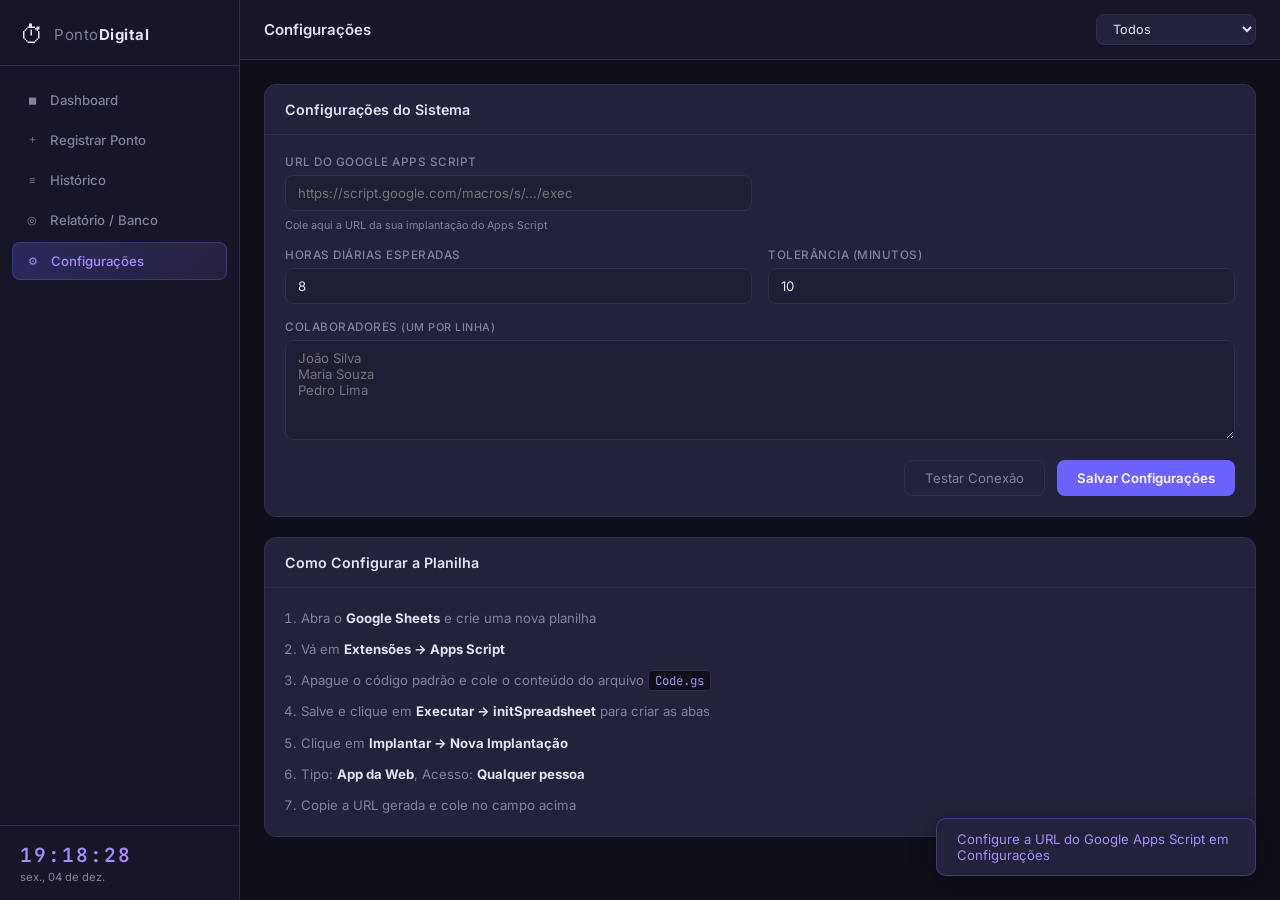
<file: index.html>
<!DOCTYPE html>
<html lang="pt-BR">
<head>
<meta charset="UTF-8"/>
<meta name="viewport" content="width=device-width, initial-scale=1.0"/>
<title>Ponto Digital — Controle de Horas</title>
<link rel="preconnect" href="https://fonts.googleapis.com"/>
<link href="https://fonts.googleapis.com/css2?family=Inter:wght@300;400;500;600;700&family=JetBrains+Mono:wght@400;600&display=swap" rel="stylesheet"/>
<style>
/* ── Reset & Base ──────────────────────────────────────── */
*, *::before, *::after { box-sizing: border-box; margin: 0; padding: 0; }

:root {
  --bg:       #0f0f1a;
  --bg2:      #161628;
  --bg3:      #1e1e35;
  --surface:  #22223a;
  --border:   #2e2e50;
  --accent:   #6c63ff;
  --accent2:  #a78bfa;
  --green:    #34d399;
  --red:      #f87171;
  --amber:    #fbbf24;
  --text:     #e2e2f0;
  --muted:    #8080a0;
  --sidebar-w: 240px;
  --top-h:    60px;
  --radius:   12px;
  --shadow:   0 4px 24px rgba(0,0,0,.35);
  --font:     'Inter', sans-serif;
  --mono:     'JetBrains Mono', monospace;
}

html { font-size: 15px; }

body {
  background: var(--bg);
  color: var(--text);
  font-family: var(--font);
  display: flex;
  min-height: 100vh;
  overflow-x: hidden;
}

/* ── Scrollbar ─────────────────────────────────────────── */
::-webkit-scrollbar { width: 6px; height: 6px; }
::-webkit-scrollbar-track { background: var(--bg2); }
::-webkit-scrollbar-thumb { background: var(--border); border-radius: 3px; }

/* ── Sidebar ───────────────────────────────────────────── */
.sidebar {
  width: var(--sidebar-w);
  background: var(--bg2);
  border-right: 1px solid var(--border);
  display: flex;
  flex-direction: column;
  position: fixed;
  height: 100vh;
  top: 0; left: 0;
  z-index: 100;
  transition: transform .3s ease;
}

.sidebar-brand {
  display: flex;
  align-items: center;
  gap: 10px;
  padding: 20px 20px 16px;
  border-bottom: 1px solid var(--border);
}
.brand-icon { font-size: 1.6rem; }
.brand-name { font-size: 1rem; color: var(--muted); letter-spacing: .5px; }
.brand-name strong { color: var(--text); }

.sidebar-nav {
  flex: 1;
  padding: 16px 12px;
  display: flex;
  flex-direction: column;
  gap: 4px;
  overflow-y: auto;
}

.nav-item {
  display: flex;
  align-items: center;
  gap: 10px;
  padding: 10px 12px;
  border-radius: 8px;
  color: var(--muted);
  text-decoration: none;
  font-size: .88rem;
  font-weight: 500;
  transition: all .2s;
}
.nav-item:hover { background: var(--bg3); color: var(--text); }
.nav-item.active {
  background: linear-gradient(135deg, rgba(108,99,255,.25), rgba(167,139,250,.1));
  color: var(--accent2);
  border: 1px solid rgba(108,99,255,.3);
}
.nav-icon { font-size: .7rem; width: 16px; text-align: center; }

.sidebar-footer {
  padding: 16px 20px;
  border-top: 1px solid var(--border);
  display: flex;
  flex-direction: column;
  gap: 2px;
}
.live-clock {
  font-family: var(--mono);
  font-size: 1.3rem;
  font-weight: 600;
  color: var(--accent2);
  letter-spacing: 2px;
}
.clock-date { font-size: .75rem; color: var(--muted); }

/* ── Main content ──────────────────────────────────────── */
.main-content {
  margin-left: var(--sidebar-w);
  flex: 1;
  display: flex;
  flex-direction: column;
  min-height: 100vh;
}

/* ── Topbar ────────────────────────────────────────────── */
.topbar {
  height: var(--top-h);
  background: var(--bg2);
  border-bottom: 1px solid var(--border);
  display: flex;
  align-items: center;
  padding: 0 24px;
  gap: 16px;
  position: sticky;
  top: 0;
  z-index: 50;
}
.topbar-title {
  font-size: 1rem;
  font-weight: 600;
  flex: 1;
}
.menu-toggle {
  display: none;
  background: none;
  border: none;
  color: var(--text);
  font-size: 1.3rem;
  cursor: pointer;
  padding: 4px;
}
.colaborador-select {
  background: var(--surface);
  border: 1px solid var(--border);
  color: var(--text);
  padding: 6px 12px;
  border-radius: 8px;
  font-size: .85rem;
  font-family: var(--font);
  cursor: pointer;
  min-width: 160px;
}
.colaborador-select:focus { outline: none; border-color: var(--accent); }

/* ── Views ─────────────────────────────────────────────── */
.view {
  display: none;
  padding: 24px;
  flex-direction: column;
  gap: 20px;
  flex: 1;
}
.view.active { display: flex; }

/* ── KPI Grid ──────────────────────────────────────────── */
.kpi-grid {
  display: grid;
  grid-template-columns: repeat(auto-fit, minmax(200px, 1fr));
  gap: 16px;
}
.kpi-grid.mini { grid-template-columns: repeat(auto-fit, minmax(160px, 1fr)); }

.kpi-card {
  background: var(--surface);
  border: 1px solid var(--border);
  border-radius: var(--radius);
  padding: 20px;
  position: relative;
  overflow: hidden;
  transition: transform .2s, box-shadow .2s;
}
.kpi-card:hover { transform: translateY(-2px); box-shadow: var(--shadow); }
.kpi-card.accent {
  background: linear-gradient(135deg, rgba(108,99,255,.2), rgba(167,139,250,.08));
  border-color: rgba(108,99,255,.4);
}
.kpi-card::before {
  content: '';
  position: absolute;
  top: 0; left: 0; right: 0;
  height: 3px;
  background: var(--border);
}
.kpi-card.accent::before { background: linear-gradient(90deg, var(--accent), var(--accent2)); }

.kpi-label { font-size: .75rem; color: var(--muted); text-transform: uppercase; letter-spacing: 1px; margin-bottom: 8px; }
.kpi-value { font-size: 1.8rem; font-weight: 700; font-family: var(--mono); margin-bottom: 4px; color: var(--text); }
.kpi-card.accent .kpi-value { color: var(--accent2); }
.kpi-sub { font-size: .78rem; color: var(--muted); }

/* ── Cards ─────────────────────────────────────────────── */
.card {
  background: var(--surface);
  border: 1px solid var(--border);
  border-radius: var(--radius);
  overflow: hidden;
}
.card-header {
  display: flex;
  align-items: center;
  justify-content: space-between;
  padding: 16px 20px;
  border-bottom: 1px solid var(--border);
}
.card-header h3 { font-size: .95rem; font-weight: 600; }
.card-hint { font-size: .78rem; color: var(--muted); }
.legend { display: flex; align-items: center; gap: 12px; font-size: .78rem; color: var(--muted); }
.legend-dot { width: 8px; height: 8px; border-radius: 50%; display: inline-block; margin-right: 4px; }
.legend-dot.pos { background: var(--green); }
.legend-dot.neg { background: var(--red); }

/* ── Bar Chart ─────────────────────────────────────────── */
.bar-chart {
  display: flex;
  align-items: flex-end;
  gap: 8px;
  padding: 20px;
  height: 160px;
}
.bar-wrap {
  display: flex;
  flex-direction: column;
  align-items: center;
  flex: 1;
  gap: 4px;
  height: 100%;
  justify-content: flex-end;
}
.bar {
  width: 100%;
  border-radius: 4px 4px 0 0;
  transition: height .5s cubic-bezier(.34,1.56,.64,1);
  position: relative;
  cursor: pointer;
  min-height: 4px;
}
.bar.pos { background: linear-gradient(180deg, var(--green), rgba(52,211,153,.4)); }
.bar.neg { background: linear-gradient(180deg, var(--red), rgba(248,113,113,.4)); }
.bar-label { font-size: .65rem; color: var(--muted); white-space: nowrap; }
.bar-val { font-size: .65rem; font-family: var(--mono); }
.bar.pos .bar-val { color: var(--green); }
.bar.neg .bar-val { color: var(--red); }

/* ── Quick Punch ───────────────────────────────────────── */
.quick-punch { padding: 20px; }
.punch-slots {
  display: flex;
  align-items: center;
  gap: 8px;
  flex-wrap: wrap;
  margin-bottom: 20px;
}
.punch-slot {
  flex: 1;
  min-width: 110px;
  background: var(--bg3);
  border: 1px solid var(--border);
  border-radius: 10px;
  padding: 14px;
  text-align: center;
  transition: all .2s;
}
.punch-slot.done {
  border-color: rgba(52,211,153,.4);
  background: rgba(52,211,153,.06);
}
.punch-slot.active-slot {
  border-color: var(--accent);
  box-shadow: 0 0 16px rgba(108,99,255,.25);
}
.slot-label { font-size: .72rem; color: var(--muted); margin-bottom: 6px; text-transform: uppercase; letter-spacing: .5px; }
.slot-time { font-family: var(--mono); font-size: 1.3rem; font-weight: 600; margin-bottom: 10px; color: var(--text); }
.punch-btn {
  background: var(--accent);
  border: none;
  color: #fff;
  font-size: .75rem;
  font-weight: 600;
  padding: 6px 14px;
  border-radius: 6px;
  cursor: pointer;
  font-family: var(--font);
  transition: opacity .2s, transform .1s;
  width: 100%;
}
.punch-btn:hover { opacity: .85; transform: scale(1.02); }
.punch-btn:disabled { opacity: .3; cursor: not-allowed; transform: none; }
.punch-arrow { color: var(--muted); font-size: 1.2rem; flex-shrink: 0; }

.progress-bar-wrap {
  height: 6px;
  background: var(--bg);
  border-radius: 3px;
  overflow: hidden;
  margin-bottom: 6px;
}
.progress-bar-fill {
  height: 100%;
  background: linear-gradient(90deg, var(--accent), var(--accent2));
  border-radius: 3px;
  transition: width .6s ease;
}
.progress-labels {
  display: flex;
  justify-content: space-between;
  font-size: .72rem;
  color: var(--muted);
}

/* ── Form ──────────────────────────────────────────────── */
.form-card { padding: 0; }
.form-card form { padding: 20px; display: flex; flex-direction: column; gap: 16px; }

.form-row {
  display: grid;
  grid-template-columns: 1fr 1fr;
  gap: 16px;
}
.form-row.four-col { grid-template-columns: repeat(4, 1fr); }

.form-group { display: flex; flex-direction: column; gap: 6px; }
.form-group label { font-size: .78rem; color: var(--muted); font-weight: 500; text-transform: uppercase; letter-spacing: .5px; }

input[type="text"],
input[type="date"],
input[type="time"],
input[type="url"],
input[type="number"],
input[type="month"],
select,
textarea {
  background: var(--bg3);
  border: 1px solid var(--border);
  color: var(--text);
  padding: 9px 12px;
  border-radius: 8px;
  font-family: var(--font);
  font-size: .88rem;
  transition: border-color .2s;
  width: 100%;
}
input:focus, select:focus, textarea:focus {
  outline: none;
  border-color: var(--accent);
  box-shadow: 0 0 0 3px rgba(108,99,255,.15);
}
textarea { resize: vertical; }

.field-hint { font-size: .72rem; color: var(--muted); margin-top: 2px; }

.preview-box {
  background: var(--bg);
  border: 1px solid var(--border);
  border-radius: 8px;
  padding: 12px;
  display: flex;
  flex-wrap: wrap;
  gap: 12px;
}
.preview-item { font-size: .82rem; color: var(--muted); }
.preview-item strong { color: var(--text); font-family: var(--mono); }
#prev-saldo-wrap.positive strong { color: var(--green); }
#prev-saldo-wrap.negative strong { color: var(--red); }

.preview-group { grid-column: 1 / -1; }

.form-actions {
  display: flex;
  justify-content: flex-end;
  gap: 12px;
  padding-top: 4px;
}

/* ── Buttons ───────────────────────────────────────────── */
.btn-primary {
  background: var(--accent);
  border: none;
  color: #fff;
  padding: 9px 20px;
  border-radius: 8px;
  font-size: .88rem;
  font-weight: 600;
  cursor: pointer;
  font-family: var(--font);
  transition: opacity .2s, transform .1s;
  white-space: nowrap;
}
.btn-primary:hover { opacity: .85; }
.btn-primary:active { transform: scale(.98); }
.btn-primary.sm { padding: 7px 14px; font-size: .8rem; }
.btn-primary:disabled { opacity: .4; cursor: not-allowed; }

.btn-ghost {
  background: transparent;
  border: 1px solid var(--border);
  color: var(--muted);
  padding: 9px 20px;
  border-radius: 8px;
  font-size: .88rem;
  cursor: pointer;
  font-family: var(--font);
  transition: all .2s;
  white-space: nowrap;
}
.btn-ghost:hover { border-color: var(--accent); color: var(--text); }
.btn-ghost.sm { padding: 7px 14px; font-size: .8rem; }

/* ── Filters bar ───────────────────────────────────────── */
.filters-bar {
  display: flex;
  align-items: center;
  gap: 10px;
  flex-wrap: wrap;
  background: var(--surface);
  border: 1px solid var(--border);
  border-radius: var(--radius);
  padding: 12px 16px;
}
.filter-label { font-size: .8rem; color: var(--muted); white-space: nowrap; }
.filter-input { max-width: 200px; }

/* ── Table ─────────────────────────────────────────────── */
.table-wrap { overflow-x: auto; }
.data-table {
  width: 100%;
  border-collapse: collapse;
  font-size: .83rem;
}
.data-table th {
  background: var(--bg3);
  padding: 10px 14px;
  text-align: left;
  font-weight: 600;
  font-size: .72rem;
  color: var(--muted);
  text-transform: uppercase;
  letter-spacing: .5px;
  white-space: nowrap;
}
.data-table td {
  padding: 10px 14px;
  border-bottom: 1px solid var(--border);
  color: var(--text);
  font-size: .83rem;
}
.data-table tr:last-child td { border-bottom: none; }
.data-table tr:hover td { background: rgba(255,255,255,.02); }
.data-table .empty-row { text-align: center; color: var(--muted); padding: 32px; }

.td-mono { font-family: var(--mono); }
.td-pos { color: var(--green); font-family: var(--mono); font-weight: 600; }
.td-neg { color: var(--red); font-family: var(--mono); font-weight: 600; }

/* Row actions */
.row-actions { display: flex; gap: 6px; }
.icon-btn {
  background: none;
  border: 1px solid var(--border);
  color: var(--muted);
  width: 28px; height: 28px;
  border-radius: 6px;
  cursor: pointer;
  font-size: .8rem;
  display: flex; align-items: center; justify-content: center;
  transition: all .2s;
}
.icon-btn:hover { border-color: var(--accent); color: var(--accent2); }
.icon-btn.del:hover { border-color: var(--red); color: var(--red); }

/* ── Badges ────────────────────────────────────────────── */
.badge {
  padding: 3px 10px;
  border-radius: 20px;
  font-size: .72rem;
  font-weight: 600;
  text-transform: uppercase;
  letter-spacing: .5px;
}
.badge.ok  { background: rgba(52,211,153,.15); color: var(--green); }
.badge.warn { background: rgba(251,191,36,.15); color: var(--amber); }
.badge.off  { background: rgba(128,128,160,.1);  color: var(--muted); }

/* ── Banco de horas por colaborador ──────────────────────── */
.banco-colab-grid {
  display: grid;
  grid-template-columns: repeat(auto-fit, minmax(220px, 1fr));
  gap: 16px;
  padding: 20px;
}
.banco-colab-card {
  background: var(--bg3);
  border: 1px solid var(--border);
  border-radius: 10px;
  padding: 16px;
}
.banco-colab-name { font-weight: 600; margin-bottom: 8px; }
.banco-colab-saldo { font-family: var(--mono); font-size: 1.4rem; font-weight: 700; }
.banco-colab-detail { font-size: .75rem; color: var(--muted); margin-top: 4px; }

/* ── Config ────────────────────────────────────────────── */
.config-status {
  padding: 10px;
  border-radius: 8px;
  font-size: .85rem;
  display: none;
}
.config-status.ok  { display: block; background: rgba(52,211,153,.1); color: var(--green); border: 1px solid rgba(52,211,153,.3); }
.config-status.err { display: block; background: rgba(248,113,113,.1); color: var(--red); border: 1px solid rgba(248,113,113,.3); }

.instructions-card ol.instructions {
  padding: 20px 20px 20px 36px;
  display: flex;
  flex-direction: column;
  gap: 10px;
  font-size: .88rem;
  line-height: 1.6;
  color: var(--muted);
}
.instructions li strong { color: var(--text); }
.instructions code {
  background: var(--bg);
  border: 1px solid var(--border);
  padding: 1px 6px;
  border-radius: 4px;
  font-family: var(--mono);
  font-size: .82rem;
  color: var(--accent2);
}

/* ── Toast ─────────────────────────────────────────────── */
.toast {
  position: fixed;
  bottom: 24px; right: 24px;
  background: var(--surface);
  border: 1px solid var(--border);
  padding: 12px 20px;
  border-radius: 10px;
  font-size: .88rem;
  box-shadow: var(--shadow);
  transform: translateY(80px);
  opacity: 0;
  transition: all .3s cubic-bezier(.34,1.56,.64,1);
  z-index: 200;
  max-width: 320px;
}
.toast.show { transform: translateY(0); opacity: 1; }
.toast.success { border-color: rgba(52,211,153,.4); color: var(--green); }
.toast.error   { border-color: rgba(248,113,113,.4); color: var(--red); }
.toast.info    { border-color: rgba(108,99,255,.4);  color: var(--accent2); }

/* ── Modal ─────────────────────────────────────────────── */
.modal-overlay {
  position: fixed; inset: 0;
  background: rgba(0,0,0,.6);
  backdrop-filter: blur(4px);
  display: flex; align-items: center; justify-content: center;
  z-index: 300;
}
.modal-overlay.hidden { display: none; }
.modal-box {
  background: var(--bg2);
  border: 1px solid var(--border);
  border-radius: var(--radius);
  padding: 24px;
  width: min(520px, 92vw);
  box-shadow: var(--shadow);
}
.modal-box h3 { margin-bottom: 20px; font-size: 1rem; }
.modal-footer { display: flex; justify-content: flex-end; gap: 12px; margin-top: 20px; }

/* ── Loading spinner ───────────────────────────────────── */
.spinner {
  display: inline-block;
  width: 14px; height: 14px;
  border: 2px solid rgba(255,255,255,.3);
  border-top-color: #fff;
  border-radius: 50%;
  animation: spin .6s linear infinite;
  vertical-align: middle;
  margin-right: 6px;
}
@keyframes spin { to { transform: rotate(360deg); } }

/* ── Responsive ────────────────────────────────────────── */
@media (max-width: 768px) {
  .sidebar { transform: translateX(-100%); }
  .sidebar.open { transform: translateX(0); }
  .main-content { margin-left: 0; }
  .menu-toggle { display: block; }
  .form-row { grid-template-columns: 1fr; }
  .form-row.four-col { grid-template-columns: 1fr 1fr; }
  .punch-slots { gap: 6px; }
  .punch-slot { min-width: 80px; }
  .view { padding: 16px; }
}

@media (max-width: 480px) {
  .kpi-value { font-size: 1.4rem; }
  .form-row.four-col { grid-template-columns: 1fr 1fr; }
  .filters-bar { flex-direction: column; align-items: stretch; }
  .filter-input { max-width: 100%; }
}

</style>
</head>
<body>

<!-- ── SIDEBAR ───────────────────────────────────────────── -->
<aside class="sidebar" id="sidebar">
  <div class="sidebar-brand">
    <span class="brand-icon">⏱</span>
    <span class="brand-name">Ponto<strong>Digital</strong></span>
  </div>
  <nav class="sidebar-nav">
    <a href="#" class="nav-item active" data-view="dashboard">
      <span class="nav-icon">◼</span> Dashboard
    </a>
    <a href="#" class="nav-item" data-view="registrar">
      <span class="nav-icon">＋</span> Registrar Ponto
    </a>
    <a href="#" class="nav-item" data-view="historico">
      <span class="nav-icon">≡</span> Histórico
    </a>
    <a href="#" class="nav-item" data-view="relatorio">
      <span class="nav-icon">◎</span> Relatório / Banco
    </a>
    <a href="#" class="nav-item" data-view="config">
      <span class="nav-icon">⚙</span> Configurações
    </a>
  </nav>
  <div class="sidebar-footer">
    <span id="clock-display" class="live-clock">--:--:--</span>
    <span class="clock-date" id="date-display"></span>
  </div>
</aside>

<!-- ── MAIN ──────────────────────────────────────────────── -->
<main class="main-content">

  <!-- Topbar -->
  <header class="topbar">
    <button class="menu-toggle" id="menuToggle">☰</button>
    <div class="topbar-title" id="topbar-title">Dashboard</div>
    <div class="topbar-actions">
      <select id="colaboradorSelect" class="colaborador-select">
        <option value="">Carregando...</option>
      </select>
    </div>
  </header>

  <!-- ╔══════════════════════════════╗ -->
  <!-- ║       VIEW: DASHBOARD        ║ -->
  <!-- ╚══════════════════════════════╝ -->
  <section class="view active" id="view-dashboard">

    <div class="kpi-grid">
      <div class="kpi-card accent">
        <div class="kpi-label">Saldo do Mês</div>
        <div class="kpi-value" id="kpi-saldo">+00:00</div>
        <div class="kpi-sub" id="kpi-saldo-sub">calculando...</div>
      </div>
      <div class="kpi-card">
        <div class="kpi-label">Dias Trabalhados</div>
        <div class="kpi-value" id="kpi-dias">0</div>
        <div class="kpi-sub" id="kpi-dias-sub">este mês</div>
      </div>
      <div class="kpi-card">
        <div class="kpi-label">Média Diária</div>
        <div class="kpi-value" id="kpi-media">00:00</div>
        <div class="kpi-sub">horas trabalhadas</div>
      </div>
      <div class="kpi-card">
        <div class="kpi-label">Hoje</div>
        <div class="kpi-value" id="kpi-hoje">--:--</div>
        <div class="kpi-sub" id="kpi-hoje-sub">sem registro</div>
      </div>
    </div>

    <!-- Mini gráfico de barras - últimos 10 dias -->
    <div class="card">
      <div class="card-header">
        <h3>Últimos 10 dias úteis</h3>
        <span class="legend">
          <span class="legend-dot pos"></span>Crédito
          <span class="legend-dot neg"></span>Débito
        </span>
      </div>
      <div class="bar-chart" id="barChart"></div>
    </div>

    <!-- Registro rápido do dia -->
    <div class="card">
      <div class="card-header">
        <h3>Ponto de Hoje</h3>
        <span id="today-badge" class="badge"></span>
      </div>
      <div class="quick-punch" id="quickPunch">
        <div class="punch-slots">
          <div class="punch-slot" id="slot-entrada">
            <div class="slot-label">Entrada</div>
            <div class="slot-time" id="val-entrada">--:--</div>
            <button class="punch-btn" onclick="baterPonto('Entrada')">Registrar</button>
          </div>
          <div class="punch-arrow">→</div>
          <div class="punch-slot" id="slot-saida-almoco">
            <div class="slot-label">Saída Almoço</div>
            <div class="slot-time" id="val-saida-almoco">--:--</div>
            <button class="punch-btn" onclick="baterPonto('SaidaAlmoco')">Registrar</button>
          </div>
          <div class="punch-arrow">→</div>
          <div class="punch-slot" id="slot-retorno-almoco">
            <div class="slot-label">Retorno</div>
            <div class="slot-time" id="val-retorno-almoco">--:--</div>
            <button class="punch-btn" onclick="baterPonto('RetornoAlmoco')">Registrar</button>
          </div>
          <div class="punch-arrow">→</div>
          <div class="punch-slot" id="slot-saida">
            <div class="slot-label">Saída</div>
            <div class="slot-time" id="val-saida">--:--</div>
            <button class="punch-btn" onclick="baterPonto('Saida')">Registrar</button>
          </div>
        </div>
        <div class="progress-bar-wrap">
          <div class="progress-bar-fill" id="dayProgress" style="width:0%"></div>
        </div>
        <div class="progress-labels">
          <span>00:00</span>
          <span id="progressLabel">0% do dia</span>
          <span id="horasEsperadas">Meta: 8h</span>
        </div>
      </div>
    </div>

  </section>

  <!-- ╔══════════════════════════════╗ -->
  <!-- ║    VIEW: REGISTRAR PONTO     ║ -->
  <!-- ╚══════════════════════════════╝ -->
  <section class="view" id="view-registrar">

    <div class="card form-card">
      <div class="card-header">
        <h3>Lançamento Manual</h3>
        <span class="card-hint">Use para corrigir ou lançar dias anteriores</span>
      </div>
      <form id="pontoForm" onsubmit="salvarRegistro(event)">
        <div class="form-row">
          <div class="form-group">
            <label>Data</label>
            <input type="date" id="f-data" required/>
          </div>
          <div class="form-group">
            <label>Colaborador</label>
            <select id="f-colaborador" required>
              <option value="">Selecione...</option>
            </select>
          </div>
        </div>
        <div class="form-row four-col">
          <div class="form-group">
            <label>Entrada</label>
            <input type="time" id="f-entrada" required/>
          </div>
          <div class="form-group">
            <label>Saída Almoço</label>
            <input type="time" id="f-saida-almoco"/>
          </div>
          <div class="form-group">
            <label>Retorno Almoço</label>
            <input type="time" id="f-retorno-almoco"/>
          </div>
          <div class="form-group">
            <label>Saída</label>
            <input type="time" id="f-saida"/>
          </div>
        </div>
        <div class="form-row">
          <div class="form-group preview-group">
            <label>Pré-visualização</label>
            <div class="preview-box" id="previewBox">
              <span class="preview-item">⏱ Trabalhado: <strong id="prev-trabalhado">--:--</strong></span>
              <span class="preview-item">🎯 Esperado: <strong id="prev-esperado">08:00</strong></span>
              <span class="preview-item" id="prev-saldo-wrap">⚖ Saldo: <strong id="prev-saldo">--:--</strong></span>
            </div>
          </div>
          <div class="form-group">
            <label>Observação</label>
            <input type="text" id="f-obs" placeholder="Ex: home office, atestado..."/>
          </div>
        </div>
        <div class="form-actions">
          <button type="button" class="btn-ghost" onclick="resetForm()">Limpar</button>
          <button type="submit" class="btn-primary" id="submitBtn">
            <span id="submitLabel">Salvar Registro</span>
          </button>
        </div>
      </form>
    </div>

  </section>

  <!-- ╔══════════════════════════════╗ -->
  <!-- ║       VIEW: HISTÓRICO        ║ -->
  <!-- ╚══════════════════════════════╝ -->
  <section class="view" id="view-historico">

    <div class="filters-bar">
      <input type="month" id="h-mes" class="filter-input"/>
      <select id="h-colab" class="filter-input">
        <option value="">Todos</option>
      </select>
      <button class="btn-primary sm" onclick="carregarHistorico()">Filtrar</button>
    </div>

    <div class="card">
      <div class="table-wrap">
        <table class="data-table" id="historicoTable">
          <thead>
            <tr>
              <th>Data</th>
              <th>Colaborador</th>
              <th>Entrada</th>
              <th>S. Almoço</th>
              <th>Retorno</th>
              <th>Saída</th>
              <th>Trabalhado</th>
              <th>Saldo</th>
              <th>Obs.</th>
              <th></th>
            </tr>
          </thead>
          <tbody id="historicoBody">
            <tr><td colspan="10" class="empty-row">Carregando...</td></tr>
          </tbody>
        </table>
      </div>
    </div>

  </section>

  <!-- ╔══════════════════════════════╗ -->
  <!-- ║      VIEW: RELATÓRIO         ║ -->
  <!-- ╚══════════════════════════════╝ -->
  <section class="view" id="view-relatorio">

    <div class="filters-bar">
      <label class="filter-label">De:</label>
      <input type="date" id="r-inicio" class="filter-input"/>
      <label class="filter-label">Até:</label>
      <input type="date" id="r-fim" class="filter-input"/>
      <select id="r-colab" class="filter-input">
        <option value="">Todos</option>
      </select>
      <button class="btn-primary sm" onclick="gerarRelatorio()">Gerar</button>
    </div>

    <div class="kpi-grid mini" id="relatorioKpis"></div>

    <div class="card">
      <div class="card-header">
        <h3>Banco de Horas por Colaborador</h3>
      </div>
      <div id="bancoPorColab"></div>
    </div>

    <div class="card">
      <div class="card-header">
        <h3>Detalhamento do Período</h3>
        <button class="btn-ghost sm" onclick="exportarCSV()">⬇ Exportar CSV</button>
      </div>
      <div class="table-wrap">
        <table class="data-table">
          <thead>
            <tr>
              <th>Data</th><th>Colaborador</th><th>Trabalhado</th>
              <th>Esperado</th><th>Saldo Dia</th><th>Saldo Acum.</th>
            </tr>
          </thead>
          <tbody id="relatorioBody"></tbody>
        </table>
      </div>
    </div>

  </section>

  <!-- ╔══════════════════════════════╗ -->
  <!-- ║      VIEW: CONFIG            ║ -->
  <!-- ╚══════════════════════════════╝ -->
  <section class="view" id="view-config">

    <div class="card form-card">
      <div class="card-header">
        <h3>Configurações do Sistema</h3>
      </div>
      <form id="configForm" onsubmit="salvarConfig(event)">
        <div class="form-row">
          <div class="form-group">
            <label>URL do Google Apps Script</label>
            <input type="url" id="c-url" placeholder="https://script.google.com/macros/s/.../exec" required/>
            <span class="field-hint">Cole aqui a URL da sua implantação do Apps Script</span>
          </div>
        </div>
        <div class="form-row">
          <div class="form-group">
            <label>Horas Diárias Esperadas</label>
            <input type="number" id="c-horas" value="8" min="1" max="12" step="0.5"/>
          </div>
          <div class="form-group">
            <label>Tolerância (minutos)</label>
            <input type="number" id="c-tolerancia" value="10" min="0" max="60"/>
          </div>
        </div>
        <div class="form-group">
          <label>Colaboradores <span class="field-hint">(um por linha)</span></label>
          <textarea id="c-colaboradores" rows="5" placeholder="João Silva&#10;Maria Souza&#10;Pedro Lima"></textarea>
        </div>
        <div class="form-actions">
          <button type="button" class="btn-ghost" onclick="testarConexao()">Testar Conexão</button>
          <button type="submit" class="btn-primary">Salvar Configurações</button>
        </div>
        <div id="config-status" class="config-status"></div>
      </form>
    </div>

    <!-- Instruções -->
    <div class="card instructions-card">
      <div class="card-header"><h3>Como Configurar a Planilha</h3></div>
      <ol class="instructions">
        <li>Abra o <strong>Google Sheets</strong> e crie uma nova planilha</li>
        <li>Vá em <strong>Extensões → Apps Script</strong></li>
        <li>Apague o código padrão e cole o conteúdo do arquivo <code>Code.gs</code></li>
        <li>Salve e clique em <strong>Executar → initSpreadsheet</strong> para criar as abas</li>
        <li>Clique em <strong>Implantar → Nova Implantação</strong></li>
        <li>Tipo: <strong>App da Web</strong>, Acesso: <strong>Qualquer pessoa</strong></li>
        <li>Copie a URL gerada e cole no campo acima</li>
      </ol>
    </div>

  </section>

</main>

<!-- ── TOAST ──────────────────────────────────────────────── -->
<div id="toast" class="toast"></div>

<!-- ── MODAL ──────────────────────────────────────────────── -->
<div id="modal" class="modal-overlay hidden">
  <div class="modal-box">
    <h3 id="modal-title">Editar Registro</h3>
    <div id="modal-body"></div>
    <div class="modal-footer">
      <button class="btn-ghost" onclick="closeModal()">Cancelar</button>
      <button class="btn-primary" id="modal-confirm">Salvar</button>
    </div>
  </div>
</div>

<script>
// ============================================================
//  PONTO DIGITAL — app.js
// ============================================================

// ── Estado global ────────────────────────────────────────
const state = {
  apiUrl:       "",
  config:       { HorasDiarias: "8", Colaboradores: "", ToleranciaMinutos: "10" },
  colaboradores: [],
  colaborador:  "",
  registros:    [],       // todos carregados do sheet
  todayRecord:  null,     // registro do dia atual
  editingId:    null,     // ID em edição no modal
  relatorioData: [],      // dados do relatório em memória
};

// ── Init ─────────────────────────────────────────────────
document.addEventListener("DOMContentLoaded", () => {
  loadLocalConfig();
  initClock();
  initNavigation();
  initFormListeners();
  setDefaultDates();
  if (state.apiUrl) {
    loadConfig().then(() => {
      populateColaboradores();
      loadDashboard();
    });
  } else {
    populateColaboradores();
    showToast("Configure a URL do Google Apps Script em Configurações", "info");
    navigateTo("config");
  }
});

// ── Config local (localStorage) ──────────────────────────
function loadLocalConfig() {
  try {
    state.apiUrl = localStorage.getItem("apiUrl") || "";
    const lc = localStorage.getItem("localConfig");
    if (lc) Object.assign(state.config, JSON.parse(lc));
    const colabs = state.config.Colaboradores;
    state.colaboradores = colabs
      ? colabs.split(",").map(s => s.trim()).filter(Boolean)
      : [];
    state.colaborador = localStorage.getItem("colaboradorSelecionado") || state.colaboradores[0] || "";
  } catch(_) {}
}

function saveLocalConfig() {
  localStorage.setItem("apiUrl", state.apiUrl);
  localStorage.setItem("localConfig", JSON.stringify(state.config));
}

// ── Relógio ───────────────────────────────────────────────
function initClock() {
  const tick = () => {
    const now = new Date();
    document.getElementById("clock-display").textContent =
      now.toLocaleTimeString("pt-BR");
    document.getElementById("date-display").textContent =
      now.toLocaleDateString("pt-BR", { weekday: "short", day: "2-digit", month: "short" });
  };
  tick();
  setInterval(tick, 1000);
}

// ── Navegação ─────────────────────────────────────────────
function initNavigation() {
  document.querySelectorAll(".nav-item").forEach(el => {
    el.addEventListener("click", e => {
      e.preventDefault();
      navigateTo(el.dataset.view);
      document.getElementById("sidebar").classList.remove("open");
    });
  });

  document.getElementById("menuToggle").addEventListener("click", () => {
    document.getElementById("sidebar").classList.toggle("open");
  });

  document.getElementById("colaboradorSelect").addEventListener("change", e => {
    state.colaborador = e.target.value;
    localStorage.setItem("colaboradorSelecionado", state.colaborador);
    loadDashboard();
  });
}

function navigateTo(view) {
  document.querySelectorAll(".view").forEach(v => v.classList.remove("active"));
  document.querySelectorAll(".nav-item").forEach(n => n.classList.remove("active"));
  const el = document.getElementById("view-" + view);
  if (el) el.classList.add("active");
  const nav = document.querySelector(`.nav-item[data-view="${view}"]`);
  if (nav) nav.classList.add("active");

  const titles = {
    dashboard: "Dashboard", registrar: "Registrar Ponto",
    historico: "Histórico", relatorio: "Relatório / Banco de Horas",
    config: "Configurações"
  };
  document.getElementById("topbar-title").textContent = titles[view] || view;

  if (view === "historico") carregarHistorico();
  if (view === "relatorio") gerarRelatorio();
  if (view === "config")    preencherConfigForm();
  if (view === "dashboard") loadDashboard();
  if (view === "registrar") { resetForm(); }
}

// ── Populate colaboradores ────────────────────────────────
function populateColaboradores() {
  const selects = ["colaboradorSelect", "f-colaborador", "h-colab", "r-colab"];
  selects.forEach(id => {
    const el = document.getElementById(id);
    if (!el) return;
    // Mantém opção vazia em filtros
    const hasEmpty = id !== "f-colaborador";
    el.innerHTML = "";
    if (hasEmpty) el.innerHTML = '<option value="">Todos</option>';
    state.colaboradores.forEach(c => {
      const o = document.createElement("option");
      o.value = c; o.textContent = c;
      el.appendChild(o);
    });
  });
  if (state.colaborador) {
    const sel = document.getElementById("colaboradorSelect");
    if (sel) sel.value = state.colaborador;
  }
}

// ── API calls ─────────────────────────────────────────────
async function api(params) {
  if (!state.apiUrl) throw new Error("URL do Apps Script não configurada.");
  const url = new URL(state.apiUrl);
  Object.entries(params).forEach(([k,v]) => {
    if (v !== undefined && v !== null) url.searchParams.set(k, String(v));
  });
  const res  = await fetch(url.toString());
  const data = await res.json();
  if (data.error) throw new Error(data.error);
  return data;
}

// Apps Script não suporta CORS em POST — usa GET para tudo
async function apiPost(body) {
  return api(body);
}

// ── Config remota ─────────────────────────────────────────
async function loadConfig() {
  try {
    const { config } = await api({ action: "getConfig" });
    Object.assign(state.config, config);
    const colabs = config.Colaboradores || "";
    state.colaboradores = colabs.split(",").map(s => s.trim()).filter(Boolean);
    if (!state.colaborador && state.colaboradores.length)
      state.colaborador = state.colaboradores[0];
    saveLocalConfig();
    populateColaboradores();
  } catch(e) {
    console.warn("Não foi possível carregar config remota:", e.message);
  }
}

// ── DASHBOARD ─────────────────────────────────────────────
async function loadDashboard() {
  const hoje    = todayStr();
  const mesIni  = hoje.slice(0, 7) + "-01";
  const mesFim  = hoje;

  try {
    const data = await api({
      action:      "getRegistros",
      colaborador: state.colaborador,
      dataInicio:  mesIni,
      dataFim:     mesFim
    });
    state.registros = data.registros || [];
  } catch(e) {
    state.registros = [];
  }

  const regs    = state.registros;
  const hDiarias = parseFloat(state.config.HorasDiarias) || 8;

  // KPI — saldo do mês
  let saldoMin = 0;
  regs.forEach(r => { saldoMin += parseSaldo(r.Saldo); });
  document.getElementById("kpi-saldo").textContent = formatMinutes(saldoMin);
  document.getElementById("kpi-saldo").style.color =
    saldoMin >= 0 ? "var(--green)" : "var(--red)";
  document.getElementById("kpi-saldo-sub").textContent =
    saldoMin >= 0 ? "de crédito no mês" : "de débito no mês";

  // KPI — dias trabalhados
  document.getElementById("kpi-dias").textContent = regs.length;

  // KPI — média diária
  const totalMin = regs.reduce((a,r) => a + parseHoras(r.HorasTrabalhadas), 0);
  const media = regs.length ? Math.round(totalMin / regs.length) : 0;
  document.getElementById("kpi-media").textContent = formatMinutes(media);

  // KPI — hoje
  state.todayRecord = regs.find(r => r.Data === hoje) || null;
  const hj = state.todayRecord;
  if (hj) {
    document.getElementById("kpi-hoje").textContent = hj.HorasTrabalhadas || "--:--";
    const s = parseSaldo(hj.Saldo);
    document.getElementById("kpi-hoje-sub").textContent =
      (s >= 0 ? "+" : "") + formatMinutes(s) + " saldo";
    document.getElementById("kpi-hoje").style.color =
      s >= 0 ? "var(--green)" : "var(--red)";
  } else {
    document.getElementById("kpi-hoje").textContent = "--:--";
    document.getElementById("kpi-hoje-sub").textContent = "sem registro hoje";
    document.getElementById("kpi-hoje").style.color = "var(--text)";
  }

  // Gráfico de barras
  renderBarChart(regs.slice(-10));

  // Quick punch
  renderQuickPunch(hj);
}

function renderBarChart(regs) {
  const container = document.getElementById("barChart");
  container.innerHTML = "";
  if (!regs.length) {
    container.innerHTML = '<div style="color:var(--muted);font-size:.8rem;width:100%;text-align:center">Sem registros no mês</div>';
    return;
  }
  const maxAbs = Math.max(...regs.map(r => Math.abs(parseSaldo(r.Saldo))), 1);
  const maxH   = 110;

  regs.forEach(r => {
    const min  = parseSaldo(r.Saldo);
    const hPx  = Math.round((Math.abs(min) / maxAbs) * maxH) + 4;
    const pos  = min >= 0;
    const data = r.Data ? r.Data.slice(5) : "??";
    const wrap = document.createElement("div");
    wrap.className = "bar-wrap";
    wrap.title = `${r.Data} — ${formatMinutes(min)}`;
    wrap.innerHTML = `
      <span class="bar-val ${pos ? "pos" : "neg"}">${formatMinutes(min, true)}</span>
      <div class="bar ${pos ? "pos" : "neg"}" style="height:${hPx}px"></div>
      <span class="bar-label">${data}</span>`;
    container.appendChild(wrap);
  });
}

function renderQuickPunch(reg) {
  const slots = ["Entrada","SaidaAlmoco","RetornoAlmoco","Saida"];
  const ids   = ["entrada","saida-almoco","retorno-almoco","saida"];
  const keys  = ["Entrada","SaidaAlmoco","RetornoAlmoco","Saida"];
  const horas = parseFloat(state.config.HorasDiarias) || 8;

  document.getElementById("horasEsperadas").textContent = `Meta: ${horas}h`;

  let lastFilled = -1;
  slots.forEach((s, i) => {
    const val = reg ? reg[keys[i]] || "" : "";
    const el  = document.getElementById("val-" + ids[i]);
    const slot = document.getElementById("slot-" + ids[i]);
    const btn = slot.querySelector(".punch-btn");

    el.textContent = val || "--:--";
    slot.classList.toggle("done", !!val);
    slot.classList.remove("active-slot");

    if (val) lastFilled = i;
    btn.disabled = !!val || (i > 0 && lastFilled < i - 1);
  });

  // Marca próximo slot como ativo
  if (lastFilled < slots.length - 1) {
    const nextSlot = document.getElementById("slot-" + ids[lastFilled + 1]);
    if (nextSlot) nextSlot.classList.add("active-slot");
  }

  // Badge
  const badge = document.getElementById("today-badge");
  if (!reg) { badge.textContent = "Sem registro"; badge.className = "badge off"; }
  else if (lastFilled === 3) { badge.textContent = "Completo ✓"; badge.className = "badge ok"; }
  else { badge.textContent = "Em andamento"; badge.className = "badge warn"; }

  // Progress
  const worked = reg ? parseHoras(reg.HorasTrabalhadas) : 0;
  const expected = horas * 60;
  const pct = Math.min(100, Math.round((worked / expected) * 100));
  document.getElementById("dayProgress").style.width = pct + "%";
  document.getElementById("progressLabel").textContent = pct + "% do dia";
}

// ── BATER PONTO (quick punch) ─────────────────────────────
async function baterPonto(campo) {
  const agora   = new Date();
  const hora    = agora.toTimeString().slice(0, 5);
  const hoje    = todayStr();
  const hDiarias = parseFloat(state.config.HorasDiarias) || 8;

  let reg = state.todayRecord;

  try {
    if (!reg) {
      // Primeiro ponto do dia
      if (campo !== "Entrada") { showToast("Registre a Entrada primeiro", "error"); return; }
      const body = {
        action: "saveRegistro",
        Data: hoje,
        Colaborador: state.colaborador,
        Entrada: hora,
        HorasEsperadas: formatFromHours(hDiarias),
        Saldo: "", HorasTrabalhadas: "",
      };
      const res = await apiPost(body);
      state.todayRecord = { ...body, ID: res.id };
    } else {
      // Atualiza registro existente
      reg[campo] = hora;
      // Recalcula trabalhado e saldo
      const trab = calcTrabalhado(reg);
      const esperado = hDiarias * 60;
      const saldo    = trab - esperado;
      reg.HorasTrabalhadas = formatMinutes(trab);
      reg.Saldo = formatMinutes(saldo);

      await apiPost({
        action: "updateRegistro",
        ...reg,
        [campo]: hora,
        HorasTrabalhadas: reg.HorasTrabalhadas,
        Saldo: reg.Saldo,
      });
    }
    showToast(`${labelCampo(campo)} registrado: ${hora}`, "success");
    loadDashboard();
  } catch(e) {
    showToast("Erro: " + e.message, "error");
  }
}

// ── FORMULÁRIO MANUAL ─────────────────────────────────────
function initFormListeners() {
  const timeInputs = ["f-entrada","f-saida-almoco","f-retorno-almoco","f-saida"];
  timeInputs.forEach(id => {
    document.getElementById(id)?.addEventListener("change", updatePreview);
  });
  document.getElementById("f-data").addEventListener("change", updatePreview);
}

function updatePreview() {
  const entrada  = document.getElementById("f-entrada").value;
  const sAlmoco  = document.getElementById("f-saida-almoco").value;
  const rAlmoco  = document.getElementById("f-retorno-almoco").value;
  const saida    = document.getElementById("f-saida").value;
  const horas    = parseFloat(state.config.HorasDiarias) || 8;

  const reg = { Entrada: entrada, SaidaAlmoco: sAlmoco, RetornoAlmoco: rAlmoco, Saida: saida };
  const trab = calcTrabalhado(reg);
  const saldo = trab - horas * 60;

  document.getElementById("prev-trabalhado").textContent = trab ? formatMinutes(trab) : "--:--";
  document.getElementById("prev-esperado").textContent   = formatFromHours(horas);
  document.getElementById("prev-saldo").textContent      = trab ? formatMinutes(saldo) : "--:--";
  const sw = document.getElementById("prev-saldo-wrap");
  sw.classList.toggle("positive", saldo >= 0);
  sw.classList.toggle("negative", saldo < 0);
}

async function salvarRegistro(e) {
  e.preventDefault();
  const btn   = document.getElementById("submitBtn");
  const label = document.getElementById("submitLabel");
  btn.disabled = true;
  label.innerHTML = '<span class="spinner"></span>Salvando...';

  const data     = document.getElementById("f-data").value;
  const colab    = document.getElementById("f-colaborador").value;
  const entrada  = document.getElementById("f-entrada").value;
  const sAlmoco  = document.getElementById("f-saida-almoco").value;
  const rAlmoco  = document.getElementById("f-retorno-almoco").value;
  const saida    = document.getElementById("f-saida").value;
  const obs      = document.getElementById("f-obs").value;
  const horas    = parseFloat(state.config.HorasDiarias) || 8;

  const reg  = { Entrada: entrada, SaidaAlmoco: sAlmoco, RetornoAlmoco: rAlmoco, Saida: saida };
  const trab = calcTrabalhado(reg);
  const saldo = trab - horas * 60;

  const body = {
    action: state.editingId ? "updateRegistro" : "saveRegistro",
    ID: state.editingId || undefined,
    Data: data, Colaborador: colab,
    Entrada: entrada, SaidaAlmoco: sAlmoco,
    RetornoAlmoco: rAlmoco, Saida: saida,
    HorasTrabalhadas: trab ? formatMinutes(trab) : "",
    HorasEsperadas:   formatFromHours(horas),
    Saldo:            trab ? formatMinutes(saldo) : "",
    Observacao:       obs,
  };

  try {
    await apiPost(body);
    showToast(state.editingId ? "Registro atualizado!" : "Registro salvo!", "success");
    resetForm();
    if (data === todayStr()) loadDashboard();
  } catch(ex) {
    showToast("Erro: " + ex.message, "error");
  } finally {
    btn.disabled = false;
    label.textContent = "Salvar Registro";
  }
}

function resetForm() {
  state.editingId = null;
  document.getElementById("pontoForm").reset();
  document.getElementById("f-data").value = todayStr();
  document.getElementById("f-colaborador").value = state.colaborador || "";
  document.getElementById("submitLabel").textContent = "Salvar Registro";
  updatePreview();
}

// ── HISTÓRICO ─────────────────────────────────────────────
async function carregarHistorico() {
  const mes   = document.getElementById("h-mes").value;     // "YYYY-MM"
  const colab = document.getElementById("h-colab").value;
  const tbody = document.getElementById("historicoBody");
  tbody.innerHTML = '<tr><td colspan="10" class="empty-row"><span class="spinner"></span>Carregando...</td></tr>';

  const params = { action: "getRegistros" };
  if (mes) { params.dataInicio = mes + "-01"; params.dataFim = mes + "-31"; }
  if (colab) params.colaborador = colab;

  try {
    const { registros } = await api(params);
    state.registros = registros;
    renderHistorico(registros);
  } catch(e) {
    tbody.innerHTML = `<tr><td colspan="10" class="empty-row">Erro: ${e.message}</td></tr>`;
  }
}

function renderHistorico(registros) {
  const tbody = document.getElementById("historicoBody");
  if (!registros.length) {
    tbody.innerHTML = '<tr><td colspan="10" class="empty-row">Nenhum registro encontrado</td></tr>';
    return;
  }
  tbody.innerHTML = registros
    .sort((a,b) => b.Data.localeCompare(a.Data))
    .map(r => {
      const s = parseSaldo(r.Saldo);
      const cls = s > 0 ? "td-pos" : s < 0 ? "td-neg" : "td-mono";
      const sText = s !== 0 ? (s>0?"+":"") + r.Saldo : r.Saldo || "--";
      return `<tr>
        <td>${formatDate(r.Data)}</td>
        <td>${r.Colaborador}</td>
        <td class="td-mono">${r.Entrada||"--"}</td>
        <td class="td-mono">${r.SaidaAlmoco||"--"}</td>
        <td class="td-mono">${r.RetornoAlmoco||"--"}</td>
        <td class="td-mono">${r.Saida||"--"}</td>
        <td class="td-mono">${r.HorasTrabalhadas||"--"}</td>
        <td class="${cls}">${sText}</td>
        <td style="color:var(--muted);font-size:.78rem">${r.Observacao||""}</td>
        <td><div class="row-actions">
          <button class="icon-btn" title="Editar" onclick="editarRegistro('${r.ID}')">✎</button>
          <button class="icon-btn del" title="Excluir" onclick="excluirRegistro('${r.ID}')">✕</button>
        </div></td>
      </tr>`;
    }).join("");
}

function editarRegistro(id) {
  const reg = state.registros.find(r => r.ID === id);
  if (!reg) return;
  state.editingId = id;

  // Preenche form e navega
  navigateTo("registrar");
  setTimeout(() => {
    document.getElementById("f-data").value           = reg.Data || "";
    document.getElementById("f-colaborador").value    = reg.Colaborador || "";
    document.getElementById("f-entrada").value        = reg.Entrada || "";
    document.getElementById("f-saida-almoco").value   = reg.SaidaAlmoco || "";
    document.getElementById("f-retorno-almoco").value = reg.RetornoAlmoco || "";
    document.getElementById("f-saida").value          = reg.Saida || "";
    document.getElementById("f-obs").value            = reg.Observacao || "";
    document.getElementById("submitLabel").textContent = "Atualizar Registro";
    updatePreview();
  }, 50);
}

async function excluirRegistro(id) {
  if (!confirm("Deseja realmente excluir este registro?")) return;
  try {
    await apiPost({ action: "deleteRegistro", ID: id });
    showToast("Registro excluído", "success");
    carregarHistorico();
  } catch(e) {
    showToast("Erro: " + e.message, "error");
  }
}

// ── RELATÓRIO ─────────────────────────────────────────────
async function gerarRelatorio() {
  const ini   = document.getElementById("r-inicio").value;
  const fim   = document.getElementById("r-fim").value;
  const colab = document.getElementById("r-colab").value;

  const params = { action: "getRegistros" };
  if (ini && fim) { params.dataInicio = ini; params.dataFim = fim; }
  if (colab) params.colaborador = colab;

  document.getElementById("relatorioBody").innerHTML =
    '<tr><td colspan="6" class="empty-row"><span class="spinner"></span>Gerando...</td></tr>';

  try {
    const { registros } = await api(params);
    state.relatorioData = registros;
    renderRelatorio(registros);
  } catch(e) {
    document.getElementById("relatorioBody").innerHTML =
      `<tr><td colspan="6" class="empty-row">Erro: ${e.message}</td></tr>`;
  }
}

function renderRelatorio(registros) {
  const hDiarias = parseFloat(state.config.HorasDiarias) || 8;

  // ── KPIs
  const total = registros.reduce((a,r) => a + parseHoras(r.HorasTrabalhadas), 0);
  const saldo = registros.reduce((a,r) => a + parseSaldo(r.Saldo), 0);
  const dias  = registros.length;
  const media = dias ? Math.round(total / dias) : 0;

  const kpis = document.getElementById("relatorioKpis");
  kpis.innerHTML = `
    <div class="kpi-card"><div class="kpi-label">Total Trabalhado</div>
      <div class="kpi-value td-mono">${formatMinutes(total)}</div>
      <div class="kpi-sub">no período</div></div>
    <div class="kpi-card"><div class="kpi-label">Saldo do Período</div>
      <div class="kpi-value" style="color:${saldo>=0?"var(--green)":"var(--red)"}">${formatMinutes(saldo)}</div>
      <div class="kpi-sub">${saldo>=0?"crédito":"débito"}</div></div>
    <div class="kpi-card"><div class="kpi-label">Dias Registrados</div>
      <div class="kpi-value">${dias}</div>
      <div class="kpi-sub">registros</div></div>
    <div class="kpi-card"><div class="kpi-label">Média Diária</div>
      <div class="kpi-value td-mono">${formatMinutes(media)}</div>
      <div class="kpi-sub">horas/dia</div></div>`;

  // ── Banco por colaborador
  const porColab = {};
  registros.forEach(r => {
    const c = r.Colaborador || "—";
    if (!porColab[c]) porColab[c] = { total: 0, saldo: 0, dias: 0 };
    porColab[c].total += parseHoras(r.HorasTrabalhadas);
    porColab[c].saldo += parseSaldo(r.Saldo);
    porColab[c].dias++;
  });

  const banco = document.getElementById("bancoPorColab");
  banco.innerHTML = '<div class="banco-colab-grid">' +
    Object.entries(porColab).map(([nome, d]) => `
      <div class="banco-colab-card">
        <div class="banco-colab-name">${nome}</div>
        <div class="banco-colab-saldo" style="color:${d.saldo>=0?"var(--green)":"var(--red)"}">
          ${d.saldo>=0?"+":""}${formatMinutes(d.saldo)}</div>
        <div class="banco-colab-detail">
          ${d.dias} dias · ${formatMinutes(d.total)} trabalhadas
        </div>
      </div>`).join("") + '</div>';

  // ── Tabela detalhada com acumulado por colaborador
  const sorted = [...registros].sort((a,b) => {
    const c = a.Colaborador.localeCompare(b.Colaborador);
    return c !== 0 ? c : a.Data.localeCompare(b.Data);
  });

  const acums = {};
  const rows  = sorted.map(r => {
    const c = r.Colaborador || "—";
    if (!acums[c]) acums[c] = 0;
    acums[c] += parseSaldo(r.Saldo);
    const s  = parseSaldo(r.Saldo);
    const sc = s > 0 ? "td-pos" : s < 0 ? "td-neg" : "td-mono";
    const ac = acums[c];
    const ac_cls = ac > 0 ? "td-pos" : ac < 0 ? "td-neg" : "td-mono";
    return `<tr>
      <td>${formatDate(r.Data)}</td>
      <td>${r.Colaborador}</td>
      <td class="td-mono">${r.HorasTrabalhadas||"--"}</td>
      <td class="td-mono">${r.HorasEsperadas||"--"}</td>
      <td class="${sc}">${s!==0?(s>0?"+":""):""} ${r.Saldo||"--"}</td>
      <td class="${ac_cls}">${ac>=0?"+":""}${formatMinutes(ac)}</td>
    </tr>`;
  });

  document.getElementById("relatorioBody").innerHTML =
    rows.length ? rows.join("") : '<tr><td colspan="6" class="empty-row">Sem dados</td></tr>';
}

function exportarCSV() {
  if (!state.relatorioData.length) { showToast("Gere o relatório primeiro", "info"); return; }
  const headers = ["Data","Colaborador","Entrada","SaidaAlmoco","RetornoAlmoco","Saida","HorasTrabalhadas","HorasEsperadas","Saldo","Observacao"];
  const rows = [
    headers.join(";"),
    ...state.relatorioData.map(r => headers.map(h => r[h]||"").join(";"))
  ];
  const blob = new Blob([rows.join("\n")], { type: "text/csv;charset=utf-8;" });
  const link = document.createElement("a");
  link.href = URL.createObjectURL(blob);
  link.download = `ponto_export_${todayStr()}.csv`;
  link.click();
  showToast("CSV exportado!", "success");
}

// ── CONFIG FORM ───────────────────────────────────────────
function preencherConfigForm() {
  document.getElementById("c-url").value          = state.apiUrl || "";
  document.getElementById("c-horas").value        = state.config.HorasDiarias || "8";
  document.getElementById("c-tolerancia").value   = state.config.ToleranciaMinutos || "10";
  document.getElementById("c-colaboradores").value =
    state.colaboradores.join("\n");
}

async function salvarConfig(e) {
  e.preventDefault();
  const url   = document.getElementById("c-url").value.trim();
  const horas = document.getElementById("c-horas").value;
  const tol   = document.getElementById("c-tolerancia").value;
  const colabs = document.getElementById("c-colaboradores").value
    .split("\n").map(s => s.trim()).filter(Boolean);

  state.apiUrl               = url;
  state.config.HorasDiarias      = horas;
  state.config.ToleranciaMinutos  = tol;
  state.config.Colaboradores      = colabs.join(",");
  state.colaboradores             = colabs;
  if (!state.colaborador && colabs.length) state.colaborador = colabs[0];
  saveLocalConfig();
  populateColaboradores();

  const status = document.getElementById("config-status");
  if (url) {
    try {
      await apiPost({ action: "saveConfig", HorasDiarias: horas, ToleranciaMinutos: tol, Colaboradores: state.config.Colaboradores });
      status.className = "config-status ok";
      status.textContent = "✓ Configurações salvas na planilha com sucesso!";
      showToast("Configurações salvas!", "success");
    } catch(ex) {
      status.className = "config-status err";
      status.textContent = "✗ Salvo localmente, mas erro na planilha: " + ex.message;
    }
  } else {
    status.className = "config-status ok";
    status.textContent = "✓ Configurações salvas localmente.";
    showToast("Configurações salvas localmente", "success");
  }
  setTimeout(() => { status.style.display = "none"; status.className = "config-status"; }, 5000);
}

async function testarConexao() {
  const url = document.getElementById("c-url").value.trim();
  if (!url) { showToast("Informe a URL primeiro", "error"); return; }
  const prev = state.apiUrl;
  state.apiUrl = url;
  const status = document.getElementById("config-status");
  status.className = "config-status info";
  status.style.display = "block";
  status.textContent = "⏳ Testando conexão...";
  try {
    const r = await api({ action: "getConfig" });
    status.className = "config-status ok";
    status.textContent = "✓ Conexão OK! Planilha encontrada.";
    showToast("Conexão com a planilha bem-sucedida!", "success");
  } catch(e) {
    state.apiUrl = prev;
    status.className = "config-status err";
    status.textContent = "✗ Falha na conexão: " + e.message;
    showToast("Falha na conexão", "error");
  }
}

// ── Modal ─────────────────────────────────────────────────
function closeModal() { document.getElementById("modal").classList.add("hidden"); }

// ── Toast ─────────────────────────────────────────────────
function showToast(msg, type = "info") {
  const el = document.getElementById("toast");
  el.textContent = msg;
  el.className = `toast ${type} show`;
  clearTimeout(window._toastTimer);
  window._toastTimer = setTimeout(() => { el.classList.remove("show"); }, 3500);
}

// ── Helpers ───────────────────────────────────────────────
function todayStr() {
  const d = new Date();
  return d.toISOString().slice(0, 10);
}

function formatDate(str) {
  if (!str) return "--";
  const [y, m, d] = str.split("-");
  return `${d}/${m}/${y}`;
}

// "HH:MM" → minutos
function parseHoras(str) {
  if (!str || str === "--:--") return 0;
  const neg = str.startsWith("-");
  const [h, m] = str.replace(/^[-+]/, "").split(":").map(Number);
  return (h * 60 + (m||0)) * (neg ? -1 : 1);
}

// Saldo pode ser "-01:30" ou "01:30"
function parseSaldo(str) { return parseHoras(str); }

// minutos → "HH:MM"
function formatMinutes(min, short = false) {
  const neg = min < 0;
  const abs = Math.abs(min);
  const h   = Math.floor(abs / 60);
  const m   = abs % 60;
  const s   = String(h).padStart(2,"0") + ":" + String(m).padStart(2,"0");
  if (short) return (neg ? "-" : "+") + s;
  return (neg ? "-" : "") + s;
}

function formatFromHours(h) {
  const min = Math.round(h * 60);
  return formatMinutes(min);
}

function calcTrabalhado(reg) {
  const { Entrada, SaidaAlmoco, RetornoAlmoco, Saida } = reg;
  if (!Entrada || !Saida) return 0;
  const toMin = s => { if (!s) return 0; const [h,m] = s.split(":").map(Number); return h*60+m; };
  let t = toMin(Saida) - toMin(Entrada);
  if (SaidaAlmoco && RetornoAlmoco) t -= (toMin(RetornoAlmoco) - toMin(SaidaAlmoco));
  return Math.max(0, t);
}

function labelCampo(c) {
  const m = { Entrada:"Entrada", SaidaAlmoco:"Saída Almoço", RetornoAlmoco:"Retorno", Saida:"Saída" };
  return m[c] || c;
}

function setDefaultDates() {
  const hoje = todayStr();
  const mesAtual = hoje.slice(0, 7);
  const mesIni = mesAtual + "-01";

  document.getElementById("f-data").value  = hoje;
  document.getElementById("h-mes").value   = mesAtual;
  document.getElementById("r-inicio").value = mesIni;
  document.getElementById("r-fim").value   = hoje;
}

</script>
</body>
</html>
</file>
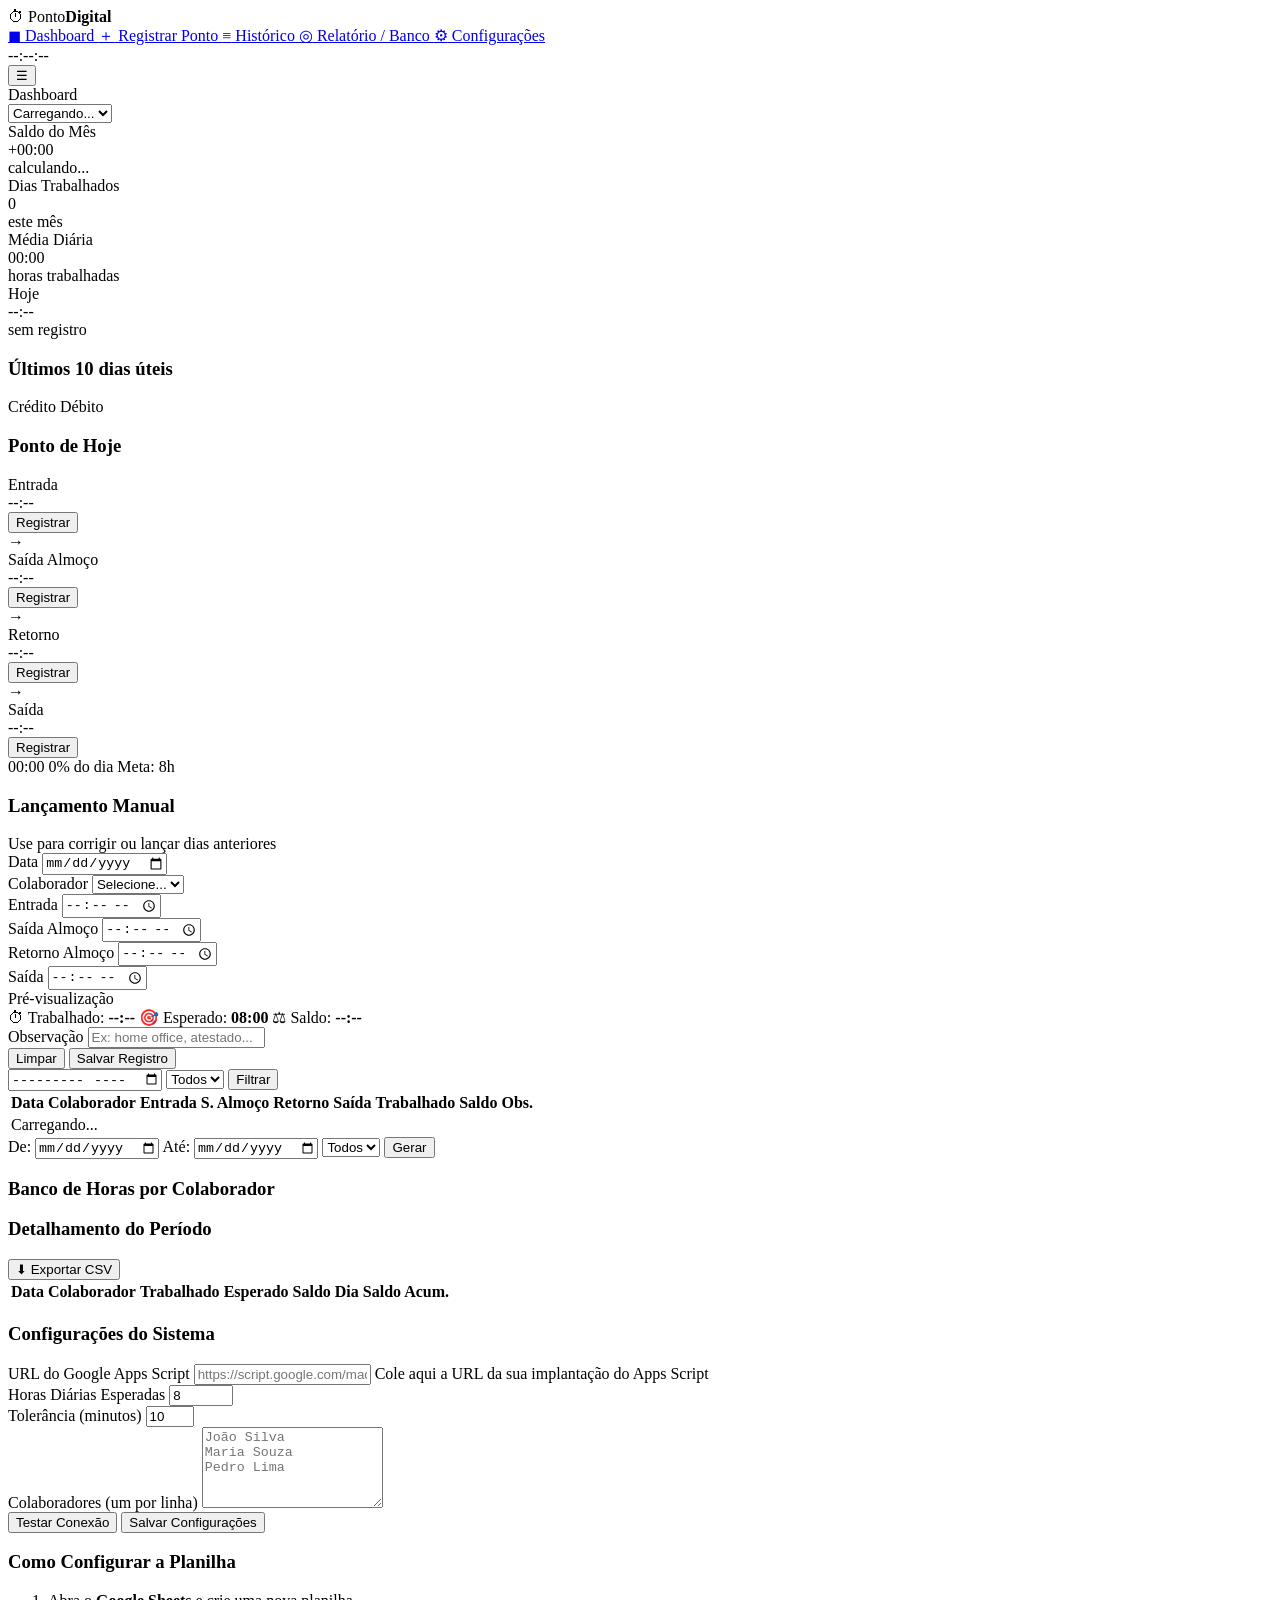
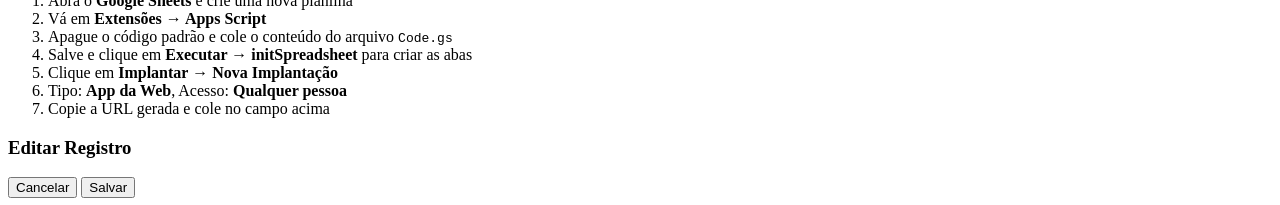
<file: index (1).html>
<!DOCTYPE html>
<html lang="pt-BR">
<head>
<meta charset="UTF-8"/>
<meta name="viewport" content="width=device-width, initial-scale=1.0"/>
<title>Ponto Digital — Controle de Horas</title>
<link rel="preconnect" href="https://fonts.googleapis.com"/>
<link href="https://fonts.googleapis.com/css2?family=Inter:wght@300;400;500;600;700&family=JetBrains+Mono:wght@400;600&display=swap" rel="stylesheet"/>
<link rel="stylesheet" href="style.css"/>
</head>
<body>

<!-- ── SIDEBAR ───────────────────────────────────────────── -->
<aside class="sidebar" id="sidebar">
  <div class="sidebar-brand">
    <span class="brand-icon">⏱</span>
    <span class="brand-name">Ponto<strong>Digital</strong></span>
  </div>
  <nav class="sidebar-nav">
    <a href="#" class="nav-item active" data-view="dashboard">
      <span class="nav-icon">◼</span> Dashboard
    </a>
    <a href="#" class="nav-item" data-view="registrar">
      <span class="nav-icon">＋</span> Registrar Ponto
    </a>
    <a href="#" class="nav-item" data-view="historico">
      <span class="nav-icon">≡</span> Histórico
    </a>
    <a href="#" class="nav-item" data-view="relatorio">
      <span class="nav-icon">◎</span> Relatório / Banco
    </a>
    <a href="#" class="nav-item" data-view="config">
      <span class="nav-icon">⚙</span> Configurações
    </a>
  </nav>
  <div class="sidebar-footer">
    <span id="clock-display" class="live-clock">--:--:--</span>
    <span class="clock-date" id="date-display"></span>
  </div>
</aside>

<!-- ── MAIN ──────────────────────────────────────────────── -->
<main class="main-content">

  <!-- Topbar -->
  <header class="topbar">
    <button class="menu-toggle" id="menuToggle">☰</button>
    <div class="topbar-title" id="topbar-title">Dashboard</div>
    <div class="topbar-actions">
      <select id="colaboradorSelect" class="colaborador-select">
        <option value="">Carregando...</option>
      </select>
    </div>
  </header>

  <!-- ╔══════════════════════════════╗ -->
  <!-- ║       VIEW: DASHBOARD        ║ -->
  <!-- ╚══════════════════════════════╝ -->
  <section class="view active" id="view-dashboard">

    <div class="kpi-grid">
      <div class="kpi-card accent">
        <div class="kpi-label">Saldo do Mês</div>
        <div class="kpi-value" id="kpi-saldo">+00:00</div>
        <div class="kpi-sub" id="kpi-saldo-sub">calculando...</div>
      </div>
      <div class="kpi-card">
        <div class="kpi-label">Dias Trabalhados</div>
        <div class="kpi-value" id="kpi-dias">0</div>
        <div class="kpi-sub" id="kpi-dias-sub">este mês</div>
      </div>
      <div class="kpi-card">
        <div class="kpi-label">Média Diária</div>
        <div class="kpi-value" id="kpi-media">00:00</div>
        <div class="kpi-sub">horas trabalhadas</div>
      </div>
      <div class="kpi-card">
        <div class="kpi-label">Hoje</div>
        <div class="kpi-value" id="kpi-hoje">--:--</div>
        <div class="kpi-sub" id="kpi-hoje-sub">sem registro</div>
      </div>
    </div>

    <!-- Mini gráfico de barras - últimos 10 dias -->
    <div class="card">
      <div class="card-header">
        <h3>Últimos 10 dias úteis</h3>
        <span class="legend">
          <span class="legend-dot pos"></span>Crédito
          <span class="legend-dot neg"></span>Débito
        </span>
      </div>
      <div class="bar-chart" id="barChart"></div>
    </div>

    <!-- Registro rápido do dia -->
    <div class="card">
      <div class="card-header">
        <h3>Ponto de Hoje</h3>
        <span id="today-badge" class="badge"></span>
      </div>
      <div class="quick-punch" id="quickPunch">
        <div class="punch-slots">
          <div class="punch-slot" id="slot-entrada">
            <div class="slot-label">Entrada</div>
            <div class="slot-time" id="val-entrada">--:--</div>
            <button class="punch-btn" onclick="baterPonto('Entrada')">Registrar</button>
          </div>
          <div class="punch-arrow">→</div>
          <div class="punch-slot" id="slot-saida-almoco">
            <div class="slot-label">Saída Almoço</div>
            <div class="slot-time" id="val-saida-almoco">--:--</div>
            <button class="punch-btn" onclick="baterPonto('SaidaAlmoco')">Registrar</button>
          </div>
          <div class="punch-arrow">→</div>
          <div class="punch-slot" id="slot-retorno-almoco">
            <div class="slot-label">Retorno</div>
            <div class="slot-time" id="val-retorno-almoco">--:--</div>
            <button class="punch-btn" onclick="baterPonto('RetornoAlmoco')">Registrar</button>
          </div>
          <div class="punch-arrow">→</div>
          <div class="punch-slot" id="slot-saida">
            <div class="slot-label">Saída</div>
            <div class="slot-time" id="val-saida">--:--</div>
            <button class="punch-btn" onclick="baterPonto('Saida')">Registrar</button>
          </div>
        </div>
        <div class="progress-bar-wrap">
          <div class="progress-bar-fill" id="dayProgress" style="width:0%"></div>
        </div>
        <div class="progress-labels">
          <span>00:00</span>
          <span id="progressLabel">0% do dia</span>
          <span id="horasEsperadas">Meta: 8h</span>
        </div>
      </div>
    </div>

  </section>

  <!-- ╔══════════════════════════════╗ -->
  <!-- ║    VIEW: REGISTRAR PONTO     ║ -->
  <!-- ╚══════════════════════════════╝ -->
  <section class="view" id="view-registrar">

    <div class="card form-card">
      <div class="card-header">
        <h3>Lançamento Manual</h3>
        <span class="card-hint">Use para corrigir ou lançar dias anteriores</span>
      </div>
      <form id="pontoForm" onsubmit="salvarRegistro(event)">
        <div class="form-row">
          <div class="form-group">
            <label>Data</label>
            <input type="date" id="f-data" required/>
          </div>
          <div class="form-group">
            <label>Colaborador</label>
            <select id="f-colaborador" required>
              <option value="">Selecione...</option>
            </select>
          </div>
        </div>
        <div class="form-row four-col">
          <div class="form-group">
            <label>Entrada</label>
            <input type="time" id="f-entrada" required/>
          </div>
          <div class="form-group">
            <label>Saída Almoço</label>
            <input type="time" id="f-saida-almoco"/>
          </div>
          <div class="form-group">
            <label>Retorno Almoço</label>
            <input type="time" id="f-retorno-almoco"/>
          </div>
          <div class="form-group">
            <label>Saída</label>
            <input type="time" id="f-saida"/>
          </div>
        </div>
        <div class="form-row">
          <div class="form-group preview-group">
            <label>Pré-visualização</label>
            <div class="preview-box" id="previewBox">
              <span class="preview-item">⏱ Trabalhado: <strong id="prev-trabalhado">--:--</strong></span>
              <span class="preview-item">🎯 Esperado: <strong id="prev-esperado">08:00</strong></span>
              <span class="preview-item" id="prev-saldo-wrap">⚖ Saldo: <strong id="prev-saldo">--:--</strong></span>
            </div>
          </div>
          <div class="form-group">
            <label>Observação</label>
            <input type="text" id="f-obs" placeholder="Ex: home office, atestado..."/>
          </div>
        </div>
        <div class="form-actions">
          <button type="button" class="btn-ghost" onclick="resetForm()">Limpar</button>
          <button type="submit" class="btn-primary" id="submitBtn">
            <span id="submitLabel">Salvar Registro</span>
          </button>
        </div>
      </form>
    </div>

  </section>

  <!-- ╔══════════════════════════════╗ -->
  <!-- ║       VIEW: HISTÓRICO        ║ -->
  <!-- ╚══════════════════════════════╝ -->
  <section class="view" id="view-historico">

    <div class="filters-bar">
      <input type="month" id="h-mes" class="filter-input"/>
      <select id="h-colab" class="filter-input">
        <option value="">Todos</option>
      </select>
      <button class="btn-primary sm" onclick="carregarHistorico()">Filtrar</button>
    </div>

    <div class="card">
      <div class="table-wrap">
        <table class="data-table" id="historicoTable">
          <thead>
            <tr>
              <th>Data</th>
              <th>Colaborador</th>
              <th>Entrada</th>
              <th>S. Almoço</th>
              <th>Retorno</th>
              <th>Saída</th>
              <th>Trabalhado</th>
              <th>Saldo</th>
              <th>Obs.</th>
              <th></th>
            </tr>
          </thead>
          <tbody id="historicoBody">
            <tr><td colspan="10" class="empty-row">Carregando...</td></tr>
          </tbody>
        </table>
      </div>
    </div>

  </section>

  <!-- ╔══════════════════════════════╗ -->
  <!-- ║      VIEW: RELATÓRIO         ║ -->
  <!-- ╚══════════════════════════════╝ -->
  <section class="view" id="view-relatorio">

    <div class="filters-bar">
      <label class="filter-label">De:</label>
      <input type="date" id="r-inicio" class="filter-input"/>
      <label class="filter-label">Até:</label>
      <input type="date" id="r-fim" class="filter-input"/>
      <select id="r-colab" class="filter-input">
        <option value="">Todos</option>
      </select>
      <button class="btn-primary sm" onclick="gerarRelatorio()">Gerar</button>
    </div>

    <div class="kpi-grid mini" id="relatorioKpis"></div>

    <div class="card">
      <div class="card-header">
        <h3>Banco de Horas por Colaborador</h3>
      </div>
      <div id="bancoPorColab"></div>
    </div>

    <div class="card">
      <div class="card-header">
        <h3>Detalhamento do Período</h3>
        <button class="btn-ghost sm" onclick="exportarCSV()">⬇ Exportar CSV</button>
      </div>
      <div class="table-wrap">
        <table class="data-table">
          <thead>
            <tr>
              <th>Data</th><th>Colaborador</th><th>Trabalhado</th>
              <th>Esperado</th><th>Saldo Dia</th><th>Saldo Acum.</th>
            </tr>
          </thead>
          <tbody id="relatorioBody"></tbody>
        </table>
      </div>
    </div>

  </section>

  <!-- ╔══════════════════════════════╗ -->
  <!-- ║      VIEW: CONFIG            ║ -->
  <!-- ╚══════════════════════════════╝ -->
  <section class="view" id="view-config">

    <div class="card form-card">
      <div class="card-header">
        <h3>Configurações do Sistema</h3>
      </div>
      <form id="configForm" onsubmit="salvarConfig(event)">
        <div class="form-row">
          <div class="form-group">
            <label>URL do Google Apps Script</label>
            <input type="url" id="c-url" placeholder="https://script.google.com/macros/s/.../exec" required/>
            <span class="field-hint">Cole aqui a URL da sua implantação do Apps Script</span>
          </div>
        </div>
        <div class="form-row">
          <div class="form-group">
            <label>Horas Diárias Esperadas</label>
            <input type="number" id="c-horas" value="8" min="1" max="12" step="0.5"/>
          </div>
          <div class="form-group">
            <label>Tolerância (minutos)</label>
            <input type="number" id="c-tolerancia" value="10" min="0" max="60"/>
          </div>
        </div>
        <div class="form-group">
          <label>Colaboradores <span class="field-hint">(um por linha)</span></label>
          <textarea id="c-colaboradores" rows="5" placeholder="João Silva&#10;Maria Souza&#10;Pedro Lima"></textarea>
        </div>
        <div class="form-actions">
          <button type="button" class="btn-ghost" onclick="testarConexao()">Testar Conexão</button>
          <button type="submit" class="btn-primary">Salvar Configurações</button>
        </div>
        <div id="config-status" class="config-status"></div>
      </form>
    </div>

    <!-- Instruções -->
    <div class="card instructions-card">
      <div class="card-header"><h3>Como Configurar a Planilha</h3></div>
      <ol class="instructions">
        <li>Abra o <strong>Google Sheets</strong> e crie uma nova planilha</li>
        <li>Vá em <strong>Extensões → Apps Script</strong></li>
        <li>Apague o código padrão e cole o conteúdo do arquivo <code>Code.gs</code></li>
        <li>Salve e clique em <strong>Executar → initSpreadsheet</strong> para criar as abas</li>
        <li>Clique em <strong>Implantar → Nova Implantação</strong></li>
        <li>Tipo: <strong>App da Web</strong>, Acesso: <strong>Qualquer pessoa</strong></li>
        <li>Copie a URL gerada e cole no campo acima</li>
      </ol>
    </div>

  </section>

</main>

<!-- ── TOAST ──────────────────────────────────────────────── -->
<div id="toast" class="toast"></div>

<!-- ── MODAL ──────────────────────────────────────────────── -->
<div id="modal" class="modal-overlay hidden">
  <div class="modal-box">
    <h3 id="modal-title">Editar Registro</h3>
    <div id="modal-body"></div>
    <div class="modal-footer">
      <button class="btn-ghost" onclick="closeModal()">Cancelar</button>
      <button class="btn-primary" id="modal-confirm">Salvar</button>
    </div>
  </div>
</div>

<script src="app.js"></script>
</body>
</html>
</file>
<file: style.css>
/* ── Reset & Base ──────────────────────────────────────── */
</file>
